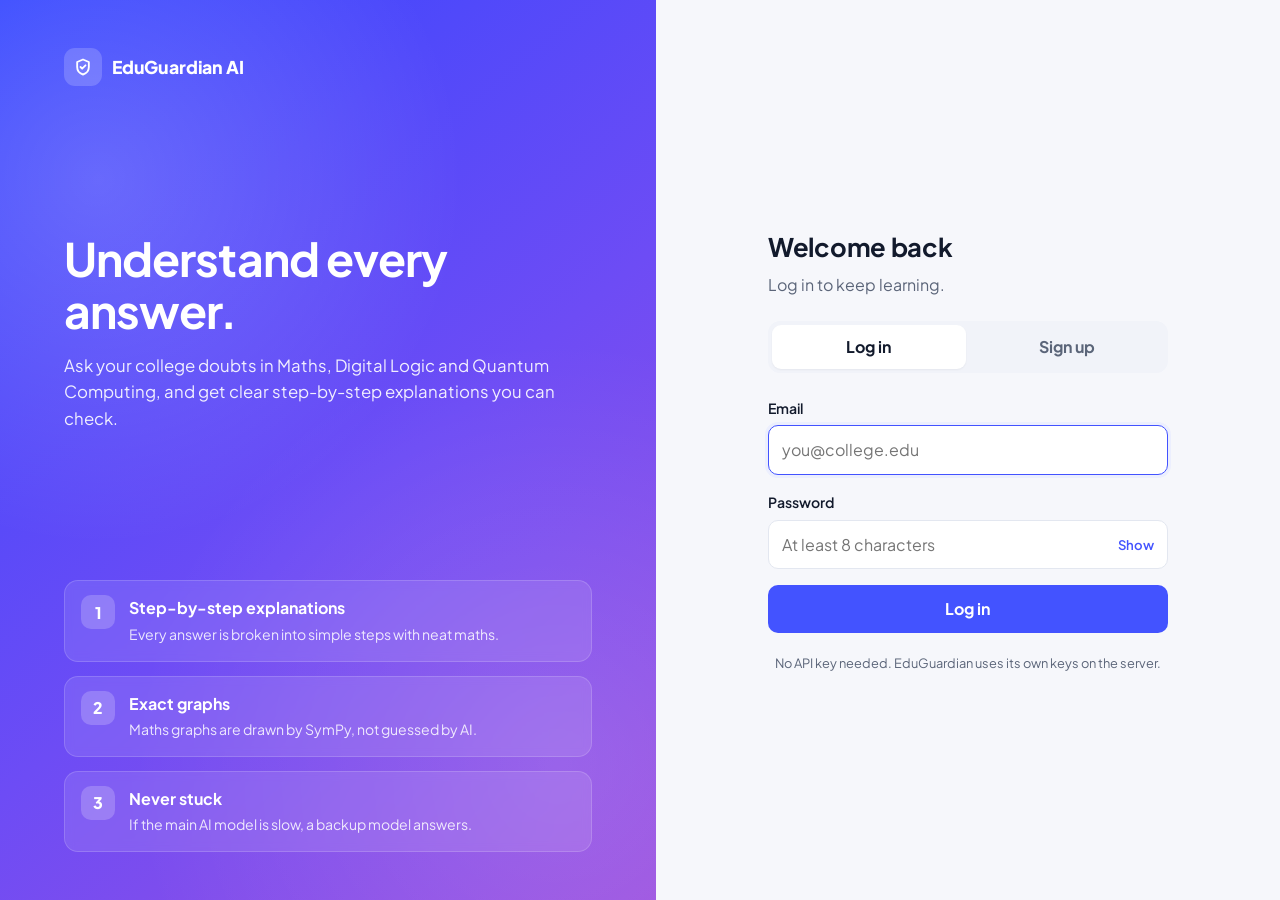
<file: frontend/login.html>
<!DOCTYPE html>
<html lang="en">
<head>
  <meta charset="UTF-8">
  <meta name="viewport" content="width=device-width, initial-scale=1.0">
  <title>Log in · EduGuardian AI</title>

  <!-- Font: Plus Jakarta Sans (from Google Fonts) -->
  <link rel="preconnect" href="https://fonts.googleapis.com">
  <link rel="preconnect" href="https://fonts.gstatic.com" crossorigin>
  <link href="https://fonts.googleapis.com/css2?family=Plus+Jakarta+Sans:wght@400;500;600;700;800&display=swap" rel="stylesheet">
  <link rel="stylesheet" href="styles.css">
  <script src="config.js"></script>
</head>
<body>
  <div class="auth-page">
    <!-- ===== Left: what EduGuardian is ===== -->
    <section class="auth-hero">
      <div class="brand">
        <div class="logo">
          <svg viewBox="0 0 24 24" fill="none" stroke="currentColor" stroke-width="2.2" stroke-linecap="round" stroke-linejoin="round"><path d="M12 3l7 3v6c0 4.4-3 7.8-7 9-4-1.2-7-4.6-7-9V6l7-3z"/><path d="M9 12l2 2 4-4"/></svg>
        </div>
        <span class="brand-name">EduGuardian AI</span>
      </div>

      <div>
        <h1>Understand every answer.</h1>
        <p class="lead">Ask your college doubts in Maths, Digital Logic and Quantum Computing, and get clear step-by-step explanations you can check.</p>
      </div>

      <ul class="features">
        <li>
          <div class="f-icon">1</div>
          <div><strong>Step-by-step explanations</strong><span>Every answer is broken into simple steps with neat maths.</span></div>
        </li>
        <li>
          <div class="f-icon">2</div>
          <div><strong>Exact graphs</strong><span>Maths graphs are drawn by SymPy, not guessed by AI.</span></div>
        </li>
        <li>
          <div class="f-icon">3</div>
          <div><strong>Never stuck</strong><span>If the main AI model is slow, a backup model answers.</span></div>
        </li>
      </ul>
    </section>

    <!-- ===== Right: log in / sign up form ===== -->
    <section class="auth-side">
      <div class="auth-card">
        <h2 id="title">Welcome back</h2>
        <p class="sub" id="subtitle">Log in to keep learning.</p>

        <div class="tabs" role="tablist">
          <button class="tab active" type="button" data-mode="login">Log in</button>
          <button class="tab" type="button" data-mode="signup">Sign up</button>
        </div>

        <form id="authForm" novalidate>
          <div class="field" id="nameField" hidden>
            <label for="name">Your name</label>
            <input id="name" type="text" autocomplete="name" placeholder="e.g. Asha Rao">
          </div>
          <div class="field">
            <label for="email">Email</label>
            <input id="email" type="email" autocomplete="email" placeholder="you@college.edu">
          </div>
          <div class="field">
            <label for="password">Password</label>
            <div class="password-row">
              <input id="password" type="password" autocomplete="current-password" placeholder="At least 8 characters">
              <button type="button" id="togglePassword">Show</button>
            </div>
          </div>
          <div class="error" id="error" hidden></div>
          <button class="btn btn-primary btn-block" id="submitBtn" type="submit">Log in</button>
        </form>

        <p class="fine-print">No API key needed. EduGuardian uses its own keys on the server.</p>
      </div>
    </section>
  </div>

  <script>
    // Already logged in? Go straight to the app.
    if (getToken()) location.replace("index.html");

    let mode = "login";
    const els = {
      title: document.getElementById("title"),
      subtitle: document.getElementById("subtitle"),
      nameField: document.getElementById("nameField"),
      name: document.getElementById("name"),
      email: document.getElementById("email"),
      password: document.getElementById("password"),
      error: document.getElementById("error"),
      submit: document.getElementById("submitBtn"),
    };

    // ---- Switch between "Log in" and "Sign up" ----
    function setMode(newMode) {
      mode = newMode;
      const signup = mode === "signup";
      document.querySelectorAll(".tab").forEach((t) => t.classList.toggle("active", t.dataset.mode === mode));
      els.nameField.hidden = !signup;
      els.title.textContent = signup ? "Create your account" : "Welcome back";
      els.subtitle.textContent = signup ? "It takes less than a minute." : "Log in to keep learning.";
      els.submit.textContent = signup ? "Create account" : "Log in";
      els.password.autocomplete = signup ? "new-password" : "current-password";
      els.error.hidden = true;
      (signup ? els.name : els.email).focus();
    }
    document.querySelectorAll(".tab").forEach((t) => t.addEventListener("click", () => setMode(t.dataset.mode)));

    document.getElementById("togglePassword").addEventListener("click", (e) => {
      const hidden = els.password.type === "password";
      els.password.type = hidden ? "text" : "password";
      e.target.textContent = hidden ? "Hide" : "Show";
    });

    function showError(message) {
      els.error.textContent = message;
      els.error.hidden = false;
    }

    // ---- Send the form to the backend ----
    document.getElementById("authForm").addEventListener("submit", async (e) => {
      e.preventDefault();
      const body = { email: els.email.value.trim(), password: els.password.value };
      if (mode === "signup") body.name = els.name.value.trim();

      if (mode === "signup" && !body.name) return showError("Please enter your name.");
      if (!body.email) return showError("Please enter your email.");
      if (!body.password) return showError("Please enter your password.");

      els.submit.disabled = true;
      els.error.hidden = true;
      try {
        const res = await fetch(API_BASE + "/auth/" + mode, {
          method: "POST",
          headers: { "Content-Type": "application/json" },
          body: JSON.stringify(body),
        });
        if (!res.ok) return showError(await errorMessage(res));
        const data = await res.json();
        saveLogin(data.token, data.user);
        location.replace("index.html");
      } catch (err) {
        showError("Could not reach the backend. Is uvicorn running at " + API_BASE + " ?");
      } finally {
        els.submit.disabled = false;
      }
    });

    els.email.focus();
  </script>
</body>
</html>
</file>
<file: frontend/styles.css>
/* EduGuardian AI: shared look for login.html and index.html.
   Change the colours in section 1 to re-theme the whole site. */

/* ========== 1. Colours and sizes ========== */
:root {
  --bg: #f6f7fb;
  --surface: #ffffff;
  --surface-2: #f1f3f9;
  --text: #121a2c;
  --muted: #5b6579;
  --border: #e3e7f0;
  --accent: #4353ff;          /* main brand colour (electric blue) */
  --accent-2: #8b5cf6;        /* second brand colour, used in gradients */
  --accent-soft: #eceffe;
  --accent-text: #ffffff;
  --success: #12805c;
  --success-soft: #e3f5ee;
  --warning: #a35a00;
  --warning-soft: #fdf1df;
  --danger: #b42318;
  --danger-soft: #fdecea;
  --shadow-sm: 0 1px 2px rgba(18, 26, 44, 0.05);
  --shadow: 0 1px 2px rgba(18, 26, 44, 0.04), 0 8px 24px rgba(18, 26, 44, 0.07);
  --radius: 16px;
  --radius-sm: 10px;
}
@media (prefers-color-scheme: dark) {
  :root {
    --bg: #0c0f17;
    --surface: #151a25;
    --surface-2: #1d2331;
    --text: #e8ebf3;
    --muted: #9aa3b7;
    --border: #283042;
    --accent: #7b88ff;
    --accent-2: #a78bfa;
    --accent-soft: #222746;
    --accent-text: #0c0f17;
    --success: #4ade9b;
    --success-soft: #12302a;
    --warning: #fbbf24;
    --warning-soft: #33280f;
    --danger: #ff8a80;
    --danger-soft: #3a1c1c;
    --shadow-sm: 0 1px 2px rgba(0, 0, 0, 0.3);
    --shadow: 0 1px 2px rgba(0, 0, 0, 0.3), 0 8px 24px rgba(0, 0, 0, 0.3);
  }
}

/* ========== 2. Basics ========== */
* { box-sizing: border-box; }
html, body { margin: 0; }
body {
  font-family: "Plus Jakarta Sans", "Segoe UI", system-ui, sans-serif;
  background: var(--bg);
  color: var(--text);
  line-height: 1.6;
  -webkit-font-smoothing: antialiased;
}
button, input, select, textarea { font: inherit; color: inherit; }
a { color: var(--accent); }
[hidden] { display: none !important; }

/* Logo: a small shield with a gradient */
.logo {
  width: 38px; height: 38px; border-radius: 11px; flex-shrink: 0;
  display: grid; place-items: center;
  background: linear-gradient(135deg, var(--accent), var(--accent-2));
  color: #fff;
}
.logo svg { width: 20px; height: 20px; }
.brand { display: flex; align-items: center; gap: 10px; text-decoration: none; color: inherit; }
.brand-name { font-weight: 800; font-size: 1.1rem; letter-spacing: -0.01em; }

/* ========== 3. Form fields and buttons ========== */
label { display: block; font-weight: 600; font-size: 0.88rem; margin-bottom: 6px; }
input[type="text"], input[type="email"], input[type="password"], select, textarea {
  width: 100%;
  padding: 11px 13px;
  background: var(--surface);
  border: 1px solid var(--border);
  border-radius: var(--radius-sm);
  outline: none;
  transition: border-color 0.15s, box-shadow 0.15s;
}
input:focus, select:focus, textarea:focus {
  border-color: var(--accent);
  box-shadow: 0 0 0 3px var(--accent-soft);
}
.field + .field { margin-top: 16px; }
.hint { font-size: 0.8rem; color: var(--muted); margin: 6px 0 0; }

.btn {
  display: inline-flex; align-items: center; justify-content: center; gap: 8px;
  border: none; border-radius: var(--radius-sm); cursor: pointer;
  padding: 11px 18px; font-weight: 700;
  transition: transform 0.1s, opacity 0.15s, background 0.15s, border-color 0.15s;
}
.btn:active { transform: translateY(1px); }
.btn-primary { background: var(--accent); color: var(--accent-text); }
.btn-primary:hover { opacity: 0.92; }
.btn-primary:disabled { opacity: 0.55; cursor: wait; }
.btn-ghost { background: var(--surface); border: 1px solid var(--border); font-weight: 600; }
.btn-ghost:hover { border-color: var(--muted); }
.btn-small { padding: 6px 12px; font-size: 0.84rem; }
.btn-block { width: 100%; }

.error {
  background: var(--danger-soft); color: var(--danger);
  padding: 11px 14px; border-radius: var(--radius-sm);
  font-size: 0.9rem;
}

/* ========== 4. Login page ========== */
.auth-page {
  min-height: 100vh;
  display: grid; grid-template-columns: minmax(0, 1.05fr) minmax(0, 1fr);
}
.auth-hero {
  position: relative; overflow: hidden;
  padding: 48px clamp(24px, 5vw, 64px);
  display: flex; flex-direction: column; justify-content: space-between; gap: 40px;
  color: #fff;
  background:
    radial-gradient(circle at 15% 20%, rgba(255, 255, 255, 0.18), transparent 40%),
    radial-gradient(circle at 85% 85%, rgba(255, 255, 255, 0.12), transparent 45%),
    linear-gradient(140deg, #3446ff 0%, #6d4cf5 55%, #9a4fe0 100%);
}
.auth-hero .logo { background: rgba(255, 255, 255, 0.18); }
.auth-hero h1 {
  font-size: clamp(2rem, 3.6vw, 3rem); line-height: 1.12; letter-spacing: -0.02em;
  margin: 0 0 16px; max-width: 14ch;
}
.auth-hero .lead { font-size: 1.05rem; opacity: 0.9; max-width: 42ch; margin: 0; }
.features { list-style: none; padding: 0; margin: 0; display: grid; gap: 14px; }
.features li {
  display: flex; gap: 14px; align-items: flex-start;
  background: rgba(255, 255, 255, 0.1);
  border: 1px solid rgba(255, 255, 255, 0.16);
  border-radius: 14px; padding: 14px 16px;
  backdrop-filter: blur(4px);
}
.features .f-icon {
  width: 34px; height: 34px; border-radius: 10px; flex-shrink: 0;
  display: grid; place-items: center;
  background: rgba(255, 255, 255, 0.2); font-weight: 800;
}
.features strong { display: block; }
.features span { font-size: 0.88rem; opacity: 0.85; }

.auth-side {
  display: grid; place-items: center;
  padding: 40px 16px;
}
.auth-card { width: 100%; max-width: 400px; }
.auth-card h2 { font-size: 1.6rem; letter-spacing: -0.01em; margin: 0 0 4px; }
.auth-card .sub { color: var(--muted); margin: 0 0 24px; }
.tabs {
  display: grid; grid-template-columns: 1fr 1fr; gap: 4px;
  background: var(--surface-2); padding: 4px; border-radius: 12px;
  margin-bottom: 24px;
}
.tab {
  border: none; background: transparent; border-radius: 9px;
  padding: 9px; font-weight: 700; color: var(--muted); cursor: pointer;
}
.tab.active { background: var(--surface); color: var(--text); box-shadow: var(--shadow-sm); }
.auth-card form { display: grid; gap: 16px; }
.auth-card form .field + .field { margin-top: 0; }
.password-row { position: relative; }
.password-row input { padding-right: 64px; }
.password-row button {
  position: absolute; right: 6px; top: 50%; transform: translateY(-50%);
  border: none; background: none; color: var(--accent); font-weight: 600; font-size: 0.82rem;
  cursor: pointer; padding: 6px 8px;
}
.fine-print { font-size: 0.8rem; color: var(--muted); text-align: center; margin: 20px 0 0; }

@media (max-width: 860px) {
  .auth-page { grid-template-columns: minmax(0, 1fr); }
  .auth-hero { padding: 28px 16px; gap: 24px; }
  .auth-hero h1 { font-size: 1.8rem; max-width: none; }
  .features { display: none; }
  .auth-side { place-items: start center; padding: 28px 16px 40px; }
}

/* ========== 5. Main app page ========== */
.topbar {
  position: sticky; top: 0; z-index: 10;
  display: flex; align-items: center; justify-content: space-between; gap: 12px;
  padding: 12px clamp(16px, 3vw, 28px);
  background: color-mix(in srgb, var(--surface) 88%, transparent);
  backdrop-filter: blur(10px);
  border-bottom: 1px solid var(--border);
}
.user-box { display: flex; align-items: center; gap: 10px; }
.status {
  display: inline-flex; align-items: center; gap: 6px;
  font-size: 0.8rem; color: var(--muted);
  padding: 4px 10px; border-radius: 999px; background: var(--surface-2);
}
.status::before {
  content: ""; width: 8px; height: 8px; border-radius: 50%; background: var(--muted);
}
.status.ok::before { background: var(--success); }
.status.bad::before { background: var(--danger); }
.avatar {
  width: 34px; height: 34px; border-radius: 50%;
  display: grid; place-items: center; flex-shrink: 0;
  background: var(--accent-soft); color: var(--accent); font-weight: 800; font-size: 0.9rem;
}
.user-name { font-weight: 600; font-size: 0.9rem; }
@media (max-width: 600px) {
  .user-name, .status-text { display: none; }
  .status { padding: 6px; }
}

.app {
  max-width: 880px; margin: 0 auto;
  padding: 28px 16px 24px;
  display: grid; gap: 22px;
}
.greeting h1 { font-size: clamp(1.5rem, 3vw, 2rem); letter-spacing: -0.02em; margin: 0; line-height: 1.2; }
.greeting p { margin: 6px 0 0; color: var(--muted); }

/* Subject picker: three big buttons */
.subjects { display: grid; grid-template-columns: repeat(3, minmax(0, 1fr)); gap: 12px; }
.subject {
  display: flex; align-items: center; gap: 12px; text-align: left;
  padding: 14px; border-radius: 14px; cursor: pointer;
  background: var(--surface); border: 2px solid var(--border);
  box-shadow: var(--shadow-sm);
  transition: border-color 0.15s, background 0.15s, transform 0.1s;
}
.subject:hover { border-color: color-mix(in srgb, var(--accent) 40%, var(--border)); }
.subject.active { border-color: var(--accent); background: var(--accent-soft); }
.subject .s-icon {
  width: 40px; height: 40px; border-radius: 11px; flex-shrink: 0;
  display: grid; place-items: center;
  background: var(--surface-2); font-size: 1.2rem; font-weight: 800;
}
.subject.active .s-icon { background: var(--accent); color: var(--accent-text); }
.subject strong { display: block; font-size: 0.95rem; line-height: 1.3; }
.subject span { font-size: 0.8rem; color: var(--muted); }
@media (max-width: 640px) {
  .subjects { grid-template-columns: minmax(0, 1fr); gap: 8px; }
  .subject { padding: 10px 12px; }
}

/* Empty state with example questions */
.welcome {
  text-align: center; padding: 28px 16px;
  border: 2px dashed var(--border); border-radius: var(--radius);
}
.welcome p { margin: 0 0 14px; color: var(--muted); }
.examples { display: flex; flex-wrap: wrap; gap: 8px; justify-content: center; }
.chip {
  font-size: 0.86rem; padding: 7px 14px; border-radius: 999px;
  background: var(--surface); border: 1px solid var(--border);
  cursor: pointer; transition: border-color 0.15s, color 0.15s;
}
.chip:hover { border-color: var(--accent); color: var(--accent); }

/* Conversation */
.thread { display: grid; gap: 18px; }
.question-bubble {
  justify-self: end; max-width: 85%;
  background: var(--accent); color: var(--accent-text);
  padding: 10px 16px; border-radius: 18px 18px 4px 18px;
  white-space: pre-wrap; overflow-wrap: anywhere;
}
.answer-card {
  background: var(--surface); border: 1px solid var(--border);
  border-radius: var(--radius); box-shadow: var(--shadow);
  padding: 18px 20px; min-width: 0;
}
.answer-head {
  display: flex; align-items: center; justify-content: space-between; gap: 10px; flex-wrap: wrap;
  padding-bottom: 12px; margin-bottom: 4px; border-bottom: 1px solid var(--border);
}
.tags { display: flex; flex-wrap: wrap; gap: 6px; align-items: center; }
.tag {
  font-size: 0.76rem; padding: 3px 10px; border-radius: 999px;
  background: var(--surface-2); color: var(--muted);
}
.tag.backup { background: var(--warning-soft); color: var(--warning); font-weight: 700; }
.thinking { color: var(--muted); font-size: 0.88rem; display: flex; align-items: center; gap: 8px; }
.dots span {
  display: inline-block; width: 6px; height: 6px; margin-right: 3px; border-radius: 50%;
  background: var(--accent); animation: bounce 1s infinite ease-in-out;
}
.dots span:nth-child(2) { animation-delay: 0.15s; }
.dots span:nth-child(3) { animation-delay: 0.3s; }
@keyframes bounce { 0%, 80%, 100% { opacity: 0.25; transform: translateY(0); } 40% { opacity: 1; transform: translateY(-3px); } }

/* How the formatted answer looks */
.answer-body { overflow-wrap: anywhere; }
.answer-body > :first-child { margin-top: 10px; }
.answer-body h1, .answer-body h2, .answer-body h3 { margin: 1.3em 0 0.4em; line-height: 1.3; }
.answer-body h3 { font-size: 1.08rem; color: var(--accent); }
.answer-body hr { border: none; border-top: 1px dashed var(--border); margin: 1.3em 0; }
.answer-body ul, .answer-body ol { padding-left: 1.4em; }
.answer-body li { margin: 4px 0; }
.answer-body code { background: var(--surface-2); padding: 1px 6px; border-radius: 5px; }
.answer-body pre { background: var(--surface-2); padding: 14px; border-radius: var(--radius-sm); overflow-x: auto; }
.answer-body pre code { background: none; padding: 0; }
.answer-body table { border-collapse: collapse; display: block; overflow-x: auto; }
.answer-body th, .answer-body td { border: 1px solid var(--border); padding: 6px 10px; }
.answer-body .katex-display {
  background: var(--surface-2); border-radius: var(--radius-sm);
  padding: 12px; overflow-x: auto; overflow-y: hidden;
}
.answer-card .error { margin-top: 12px; }

/* Graph drawn by the backend (SymPy + matplotlib) under maths answers */
.graph { margin: 18px 0 0; padding-top: 14px; border-top: 1px solid var(--border); }
.graph-title { font-size: 0.75rem; font-weight: 700; letter-spacing: 0.06em; text-transform: uppercase; color: var(--muted); margin: 0 0 8px; }
.graph img {
  display: block; width: 100%; height: auto;
  background: #fff; border-radius: var(--radius-sm); border: 1px solid var(--border);
}
.graph figcaption { font-size: 0.85rem; color: var(--muted); margin-top: 8px; }

/* Question box, stuck to the bottom of the screen */
.composer-wrap {
  position: sticky; bottom: 0; z-index: 5;
  padding: 12px 0 16px;
  background: linear-gradient(to top, var(--bg) 70%, transparent);
}
.composer {
  background: var(--surface); border: 1px solid var(--border);
  border-radius: 18px; box-shadow: var(--shadow);
  padding: 10px;
  transition: border-color 0.15s, box-shadow 0.15s;
}
.composer:focus-within { border-color: var(--accent); box-shadow: 0 0 0 3px var(--accent-soft), var(--shadow); }
.composer textarea {
  border: none; box-shadow: none; background: transparent;
  min-height: 56px; max-height: 240px; resize: none; padding: 8px 10px;
}
.composer textarea:focus { box-shadow: none; }
.composer-row {
  display: flex; align-items: center; justify-content: space-between; gap: 8px; flex-wrap: wrap;
  padding: 6px 4px 2px;
}
.model-picks { display: flex; gap: 8px; flex-wrap: wrap; align-items: center; min-width: 0; }
.mini-select { display: flex; align-items: center; gap: 6px; font-size: 0.8rem; color: var(--muted); }
.mini-select select {
  width: auto; max-width: 200px; padding: 6px 28px 6px 10px; font-size: 0.82rem;
  background-color: var(--surface-2); border-radius: 8px;
}
.mini-select input { width: 170px; padding: 6px 10px; font-size: 0.82rem; border-radius: 8px; }
.send-hint { font-size: 0.75rem; color: var(--muted); }
@media (max-width: 600px) {
  .send-hint, .mini-label { display: none; }
  .composer-row { flex-wrap: nowrap; }
  .model-picks { flex-wrap: nowrap; gap: 6px; }
  .mini-select select { max-width: 112px; }
  .mini-select input { width: 100px; }
}
</file>
